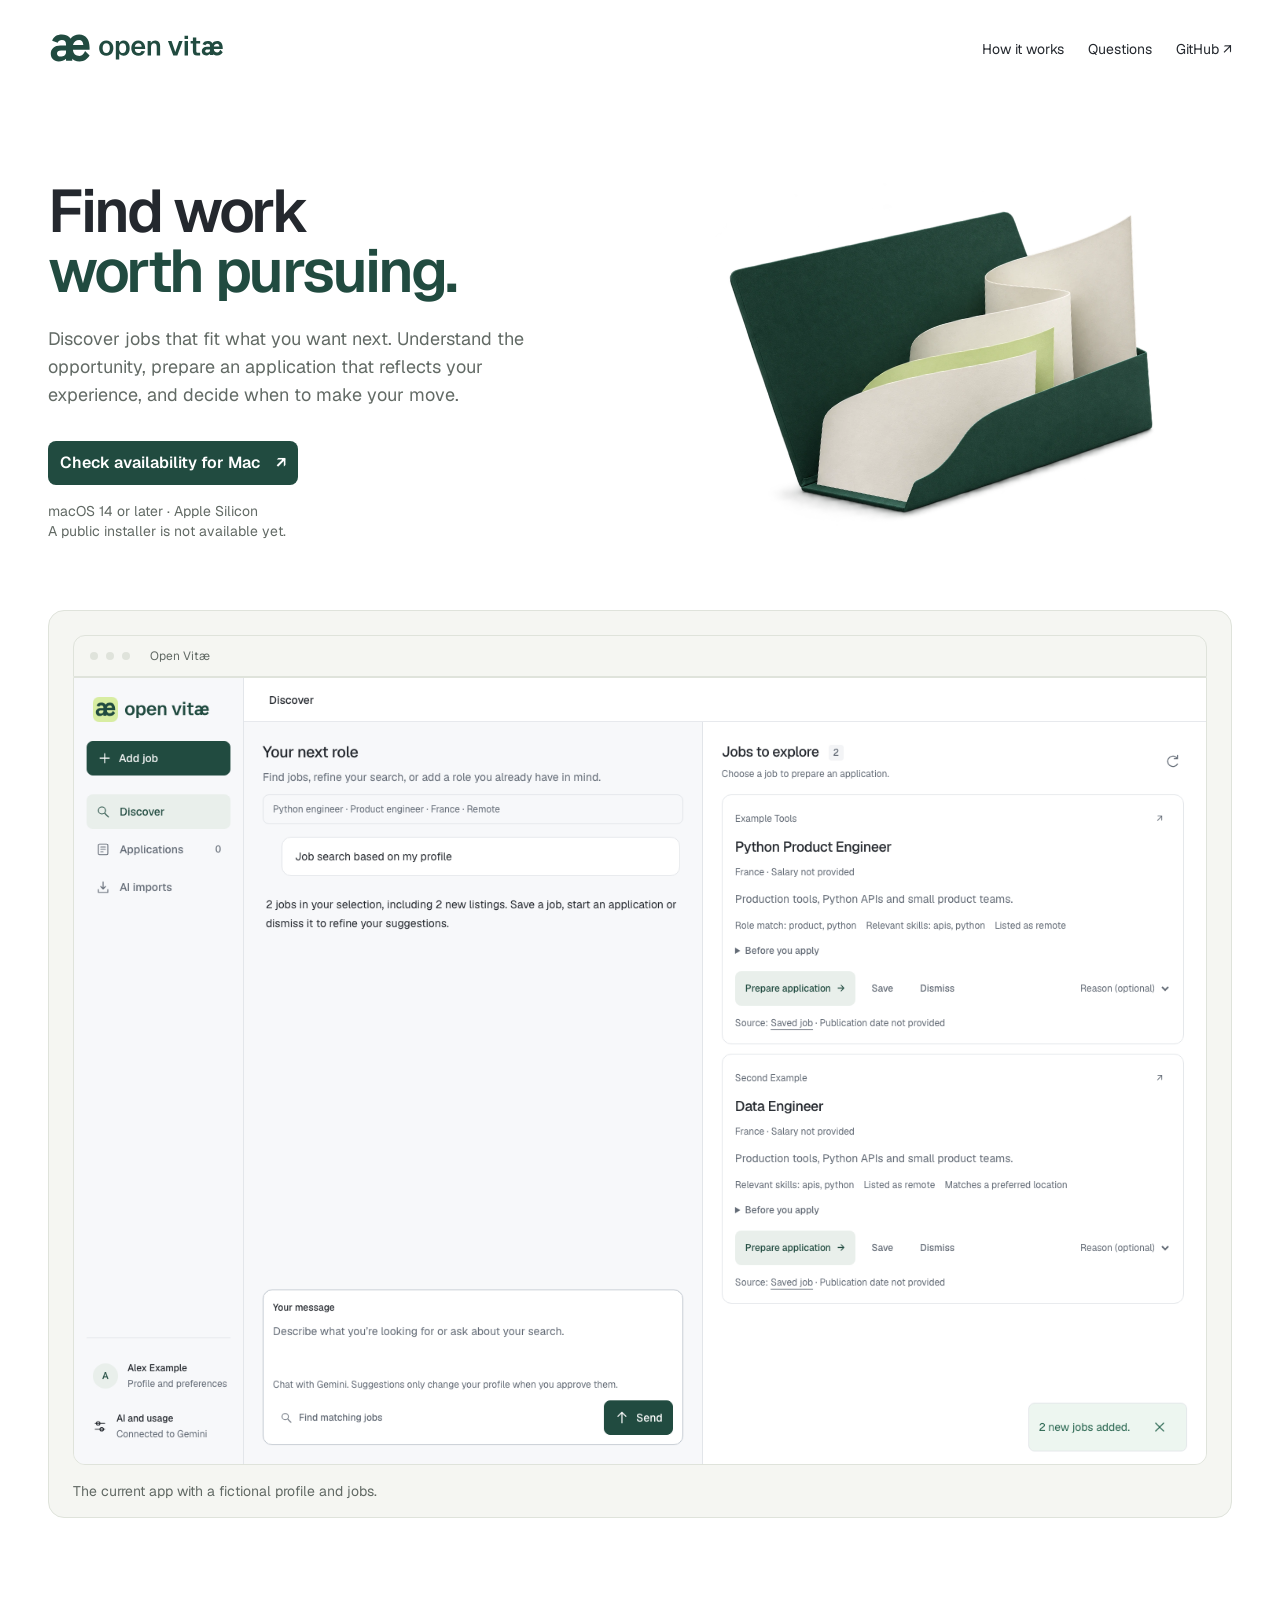
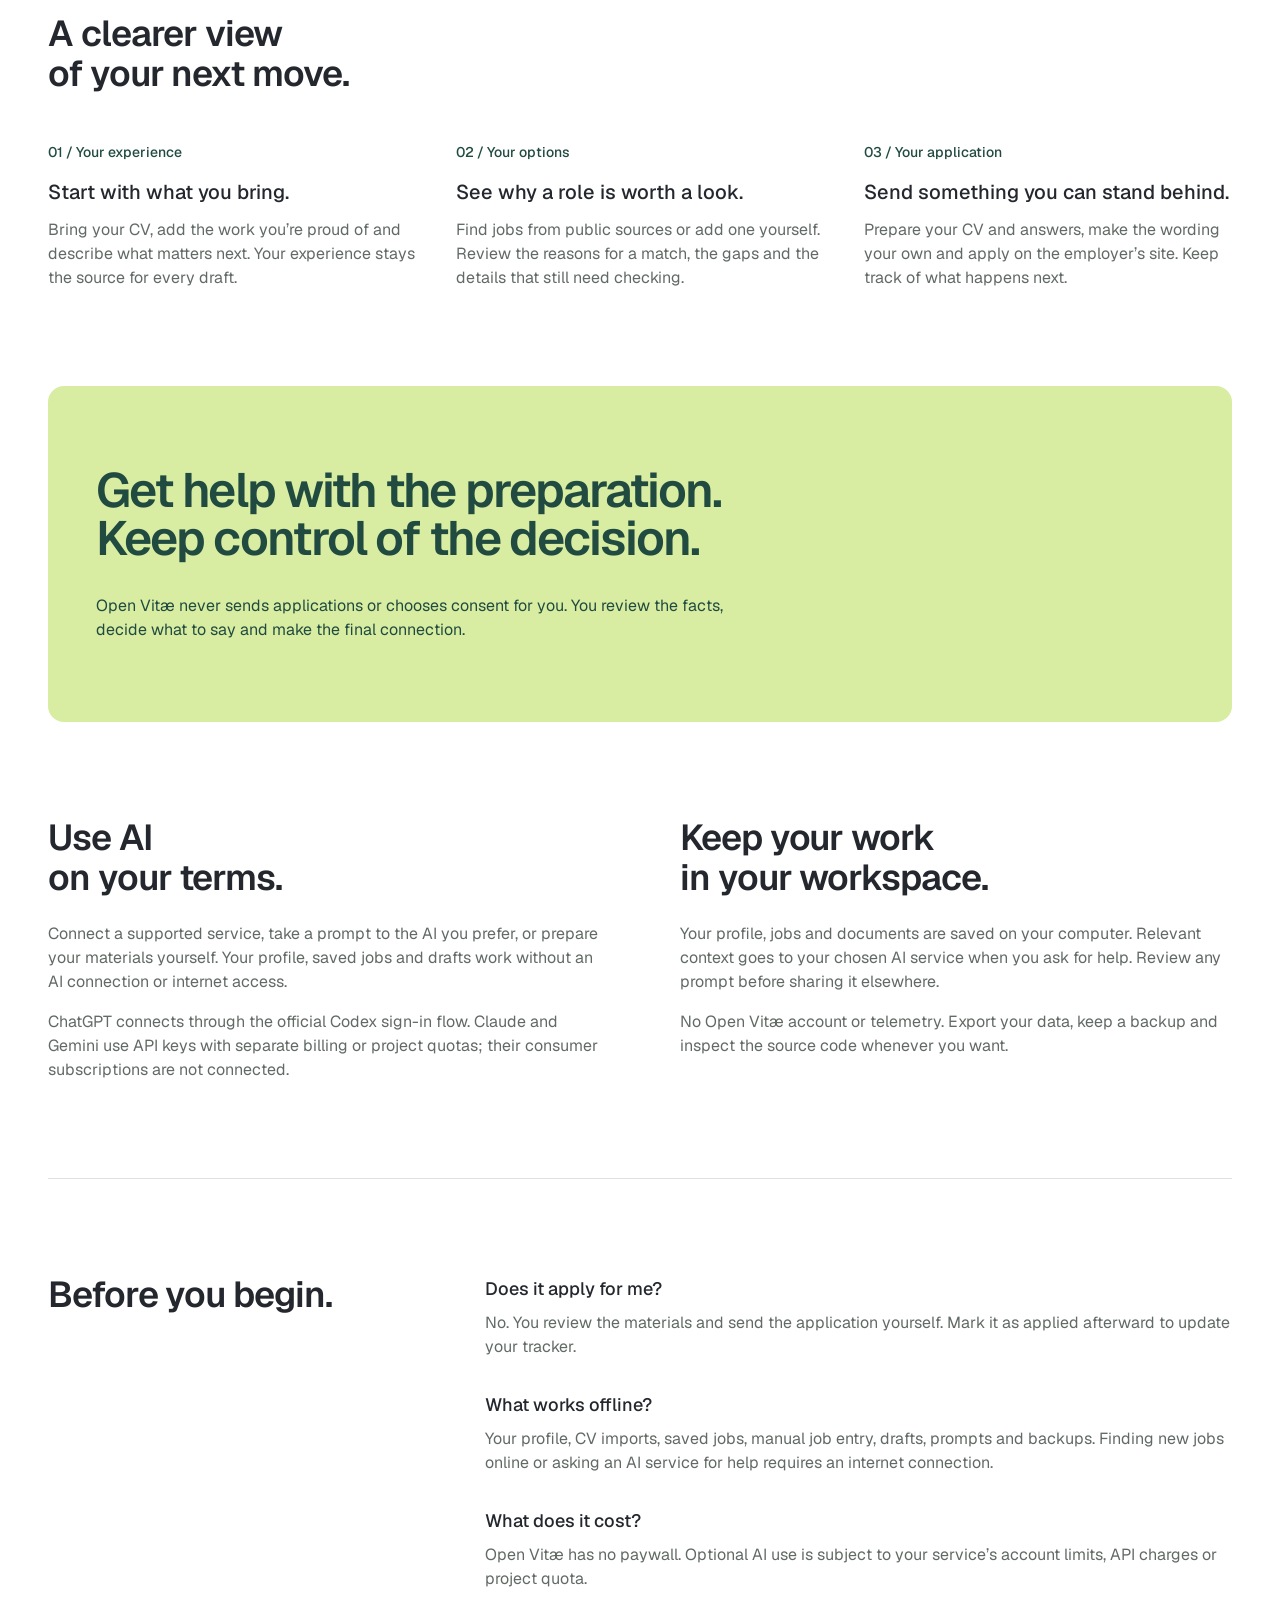
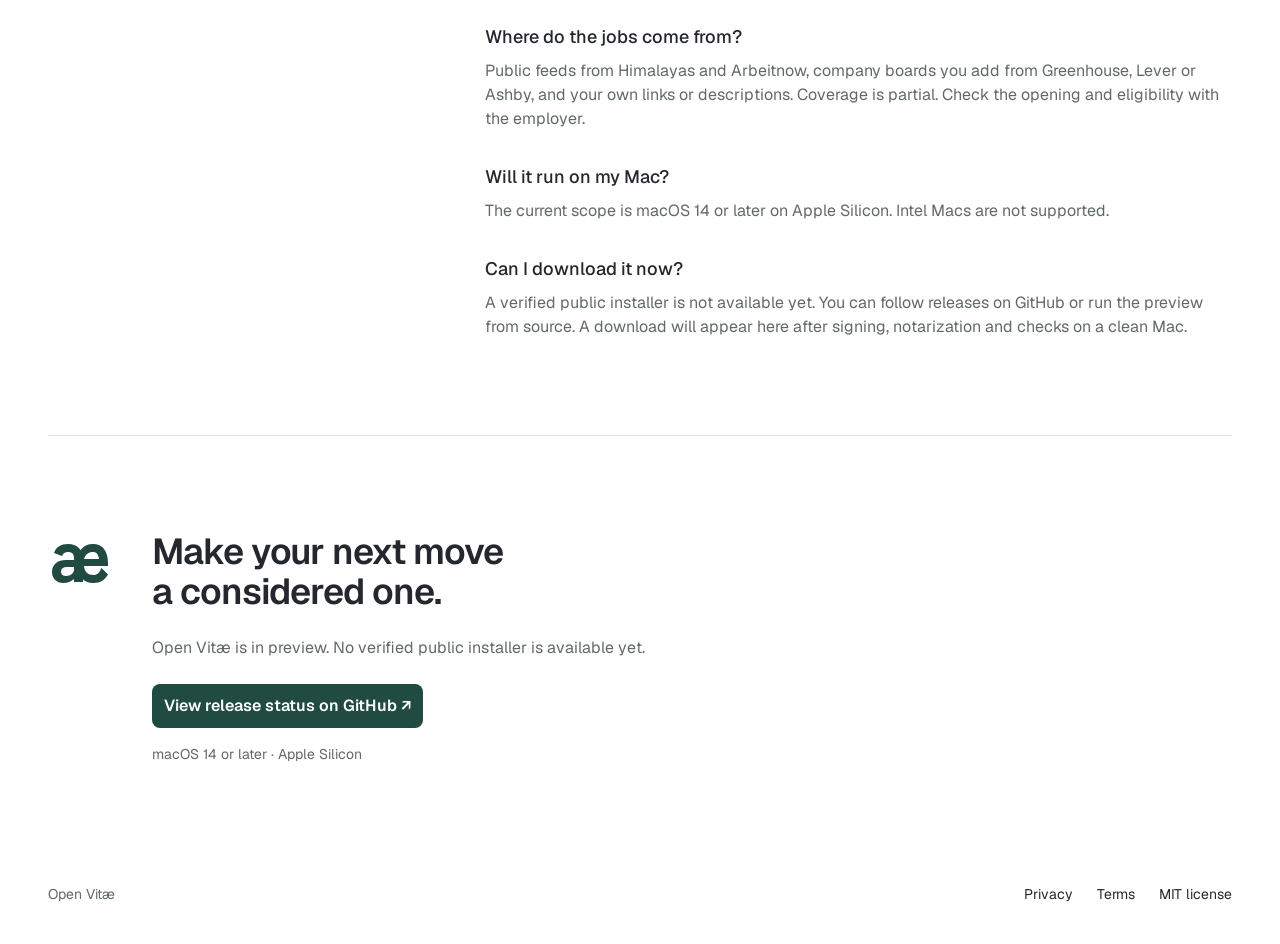
<file: site/index.html>
<!doctype html>
<html lang="en">
<head>
  <meta charset="utf-8"><meta name="viewport" content="width=device-width, initial-scale=1">
  <title data-i18n="site.open_vit_find_work_worth_pursuing">Open Vitæ — Find work worth pursuing.</title>
  <meta name="description" content="Find relevant jobs, understand the companies behind them and prepare applications that reflect your experience. You decide what to send." data-i18n-content="site.find_relevant_jobs_understand_the_companies_behind_them_and">
  <meta name="theme-color" content="#214B40"><meta name="color-scheme" content="light dark">
  <meta property="og:title" content="Open Vitæ — Find work worth pursuing." data-i18n-content="site.open_vit_find_work_worth_pursuing">
  <meta property="og:description" content="A considered job search. Thoughtful applications. The final move is yours." data-i18n-content="site.a_considered_job_search_thoughtful_applications_the_final_move">
  <meta property="og:type" content="website"><meta property="og:locale" content="en_US">
  <link rel="canonical" href="https://open-vitae.mathaamore.xyz/">
  <meta property="og:url" content="https://open-vitae.mathaamore.xyz/">
  <meta property="og:site_name" content="Open Vitæ">
  <meta property="og:image" content="https://open-vitae.mathaamore.xyz/assets/open-vitae-cover.png">
  <meta property="og:image:type" content="image/png"><meta property="og:image:width" content="1200"><meta property="og:image:height" content="630">
  <meta property="og:image:alt" content="Open Vitæ — Find work worth pursuing. Open source, made for Mac, AI optional. A green folio with ivory paper sheets.">
  <meta name="twitter:card" content="summary_large_image">
  <meta name="twitter:title" content="Open Vitæ — Find work worth pursuing.">
  <meta name="twitter:description" content="A considered job search. Thoughtful applications. The final move is yours.">
  <meta name="twitter:image" content="https://open-vitae.mathaamore.xyz/assets/open-vitae-cover.png">
  <meta name="twitter:image:alt" content="Open Vitæ — Find work worth pursuing. Open source, made for Mac, AI optional.">
  <link rel="icon" href="assets/favicon.svg" type="image/svg+xml"><link rel="preload" href="assets/geist-variable.ttf" as="font" type="font/ttf" crossorigin>
  <link rel="stylesheet" href="style.css"><script src="copy.en.js" defer></script><script src="i18n.js" defer></script><script src="main.js" defer></script>
</head>
<body>
  <a class="skip" href="#contenu"><span data-i18n="site.skip_to_content">Skip to content</span></a>
  <header class="navigation"><a href="./" aria-label="Open Vitæ home" data-i18n-aria-label="site.open_vit_home"><img class="logo" src="assets/logo-horizontal.svg" alt="Open Vitæ" width="180" height="44" data-i18n-alt="site.open_vit"></a><nav aria-label="Navigation" data-i18n-aria-label="site.navigation"><a href="#parcours"><span data-i18n="site.how_it_works">How it works</span></a><a href="#questions"><span data-i18n="site.questions">Questions</span></a><a href="https://github.com/Mathaamore/open-vitae"><span data-i18n="site.github">GitHub ↗</span></a></nav></header>
  <main id="contenu">
    <section class="hero" aria-labelledby="titre">
      <div class="hero-content"><div class="hero-copy">
      <h1 id="titre" class="heading-1"><span data-i18n="site.find_work">Find work</span><br><span class="hero-emphasis"><span data-i18n="site.worth_pursuing">worth pursuing.</span></span></h1>
      <p class="body-3 introduction"><span data-i18n="site.discover_jobs_that_fit_what_you_want_next_understand">Discover jobs that fit what you want next. Understand the opportunity, prepare an application that reflects your experience, and decide when to make your move.</span></p>
      <a class="button button-md" href="#telecharger" data-download><span data-i18n="site.check_availability_for_mac">Check availability for Mac</span> <span aria-hidden="true">↗</span></a>
      <p class="caption-2 compatibility"><span data-i18n="site.macos_14_or_later_apple_silicon">macOS 14 or later · Apple Silicon</span><br><span data-i18n="site.a_public_installer_is_not_available_yet">A public installer is not available yet.</span></p>
      </div><figure class="hero-art" aria-hidden="true"><img src="assets/application-folio.webp" alt="" width="1536" height="1024" fetchpriority="high"></figure></div>
      <figure class="product"><div class="window-bar" aria-hidden="true"><span></span><span></span><span></span><p><span data-i18n="site.open_vit">Open Vitæ</span></p></div><img src="assets/workspace.png" alt="Open Vitæ showing suggested jobs, match explanations and a fictional candidate’s application workspace." width="1440" height="1000" fetchpriority="high" data-i18n-alt="site.open_vit_showing_suggested_jobs_match_explanations_and_a"><figcaption class="caption-2"><span data-i18n="site.the_current_app_with_a_fictional_profile_and_jobs">The current app with a fictional profile and jobs.</span></figcaption></figure>
    </section>
    <section class="journey section" id="parcours" aria-labelledby="parcours-titre">
      <div class="section-heading"><h2 id="parcours-titre" class="heading-3"><span data-i18n="site.a_clearer_view">A clearer view</span><br><span data-i18n="site.of_your_next_move">of your next move.</span></h2></div>
      <ol class="steps"><li><span class="step-number caption-1"><span data-i18n="site.01_your_experience">01 / Your experience</span></span><h3 class="title-1"><span data-i18n="site.start_with_what_you_bring">Start with what you bring.</span></h3><p class="body-3"><span data-i18n="site.bring_your_cv_add_the_work_you_re_proud">Bring your CV, add the work you’re proud of and describe what matters next. Your experience stays the source for every draft.</span></p></li><li><span class="step-number caption-1"><span data-i18n="site.02_your_options">02 / Your options</span></span><h3 class="title-1"><span data-i18n="site.see_why_a_role_is_worth_a_look">See why a role is worth a look.</span></h3><p class="body-3"><span data-i18n="site.find_jobs_from_public_sources_or_add_one_yourself">Find jobs from public sources or add one yourself. Review the reasons for a match, the gaps and the details that still need checking.</span></p></li><li><span class="step-number caption-1"><span data-i18n="site.03_your_application">03 / Your application</span></span><h3 class="title-1"><span data-i18n="site.send_something_you_can_stand_behind">Send something you can stand behind.</span></h3><p class="body-3"><span data-i18n="site.prepare_your_cv_and_answers_make_the_wording_your">Prepare your CV and answers, make the wording your own and apply on the employer’s site. Keep track of what happens next.</span></p></li></ol>
    </section>
    <section class="philosophy section" aria-label="You stay in control" data-i18n-aria-label="site.you_stay_in_control"><p class="heading-2 tagline"><span data-i18n="site.get_help_with_the_preparation">Get help with the preparation.</span><br><span data-i18n="site.keep_control_of_the_decision">Keep control of the decision.</span></p><p class="body-3"><span data-i18n="site.open_vit_never_sends_applications_or_chooses_consent_for">Open Vitæ never sends applications or chooses consent for you. You review the facts, decide what to say and make the final connection.</span></p></section>
    <section class="principles section" aria-label="AI and your information" data-i18n-aria-label="site.ai_and_your_information"><article><h2 class="heading-3"><span data-i18n="site.use_ai">Use AI</span><br><span data-i18n="site.on_your_terms">on your terms.</span></h2><p class="body-3"><span data-i18n="site.connect_a_supported_service_take_a_prompt_to_the">Connect a supported service, take a prompt to the AI you prefer, or prepare your materials yourself. Your profile, saved jobs and drafts work without an AI connection or internet access.</span></p><p class="body-3"><span data-i18n="site.chatgpt_connects_through_the_official_codex_sign_in_flow">ChatGPT connects through the official Codex sign-in flow. Claude and Gemini use API keys with separate billing or project quotas; their consumer subscriptions are not connected.</span></p></article><article><h2 class="heading-3"><span data-i18n="site.keep_your_work">Keep your work</span><br><span data-i18n="site.in_your_workspace">in your workspace.</span></h2><p class="body-3"><span data-i18n="site.your_profile_jobs_and_documents_are_saved_on_your">Your profile, jobs and documents are saved on your computer. Relevant context goes to your chosen AI service when you ask for help. Review any prompt before sharing it elsewhere.</span></p><p class="body-3"><span data-i18n="site.no_open_vit_account_or_built_in_telemetry_export">No Open Vitæ account or telemetry. Export your data, keep a backup and inspect the source code whenever you want.</span></p></article></section>
    <section class="faq section" id="questions" aria-labelledby="questions-titre"><div><h2 id="questions-titre" class="heading-3"><span data-i18n="site.before_you_begin">Before you begin.</span></h2></div><dl><dt class="title-2"><span data-i18n="site.does_it_apply_for_me">Does it apply for me?</span></dt><dd class="body-3"><span data-i18n="site.no_you_review_the_materials_and_send_the_application">No. You review the materials and send the application yourself. Mark it as applied afterward to update your tracker.</span></dd><dt class="title-2"><span data-i18n="site.what_works_offline">What works offline?</span></dt><dd class="body-3"><span data-i18n="site.your_profile_cv_imports_saved_jobs_manual_job_entry">Your profile, CV imports, saved jobs, manual job entry, drafts, prompts and backups. Finding new jobs online or asking an AI service for help requires an internet connection.</span></dd><dt class="title-2"><span data-i18n="site.what_does_it_cost">What does it cost?</span></dt><dd class="body-3"><span data-i18n="site.open_vit_has_no_paywall_optional_ai_use_is">Open Vitæ has no paywall. Optional AI use is subject to your service’s account limits, API charges or project quota.</span></dd><dt class="title-2"><span data-i18n="site.where_do_the_jobs_come_from">Where do the jobs come from?</span></dt><dd class="body-3"><span data-i18n="site.public_feeds_from_himalayas_and_arbeitnow_company_boards_you">Public feeds from Himalayas and Arbeitnow, company boards you add from Greenhouse, Lever or Ashby, and your own links or descriptions. Coverage is partial. Check the opening and eligibility with the employer.</span></dd><dt class="title-2"><span data-i18n="site.will_it_run_on_my_mac">Will it run on my Mac?</span></dt><dd class="body-3"><span data-i18n="site.the_current_scope_is_macos_14_or_later_on">The current scope is macOS 14 or later on Apple Silicon. Intel Macs are not supported.</span></dd><dt class="title-2"><span data-i18n="site.can_i_download_it_now">Can I download it now?</span></dt><dd id="availability-answer" class="body-3"><span data-i18n="site.a_verified_public_installer_is_not_available_yet_you">A verified public installer is not available yet. You can follow releases on GitHub or run the preview from source. A download will appear here after signing, notarization and checks on a clean Mac.</span></dd></dl></section>
    <section class="download section" id="telecharger" aria-labelledby="download-title"><img src="assets/logo-symbol.svg" width="64" height="64" alt=""><div><h2 id="download-title" class="heading-3"><span data-i18n="site.make_your_next_move">Make your next move</span><br><span data-i18n="site.a_considered_one">a considered one.</span></h2><p id="release-status" class="body-3" role="status"><span data-i18n="site.open_vit_is_in_preview_no_verified_public_installer">Open Vitæ is in preview. No verified public installer is available yet.</span></p><a id="release-link" class="button button-md" href="https://github.com/Mathaamore/open-vitae/releases"><span data-i18n="site.view_release_status_on_github">View release status on GitHub ↗</span></a><p class="caption-2"><span data-i18n="site.macos_14_or_later_apple_silicon">macOS 14 or later · Apple Silicon</span></p></div></section>
  </main>
  <footer><p class="caption-2"><span data-i18n="site.open_vit">Open Vitæ</span></p><nav aria-label="More information" data-i18n-aria-label="site.more_information"><a href="privacy.html"><span data-i18n="site.privacy">Privacy</span></a><a href="terms.html"><span data-i18n="site.terms">Terms</span></a><a href="https://github.com/Mathaamore/open-vitae/blob/main/LICENSE"><span data-i18n="site.mit_license">MIT license</span></a></nav></footer>
</body></html>
</file>
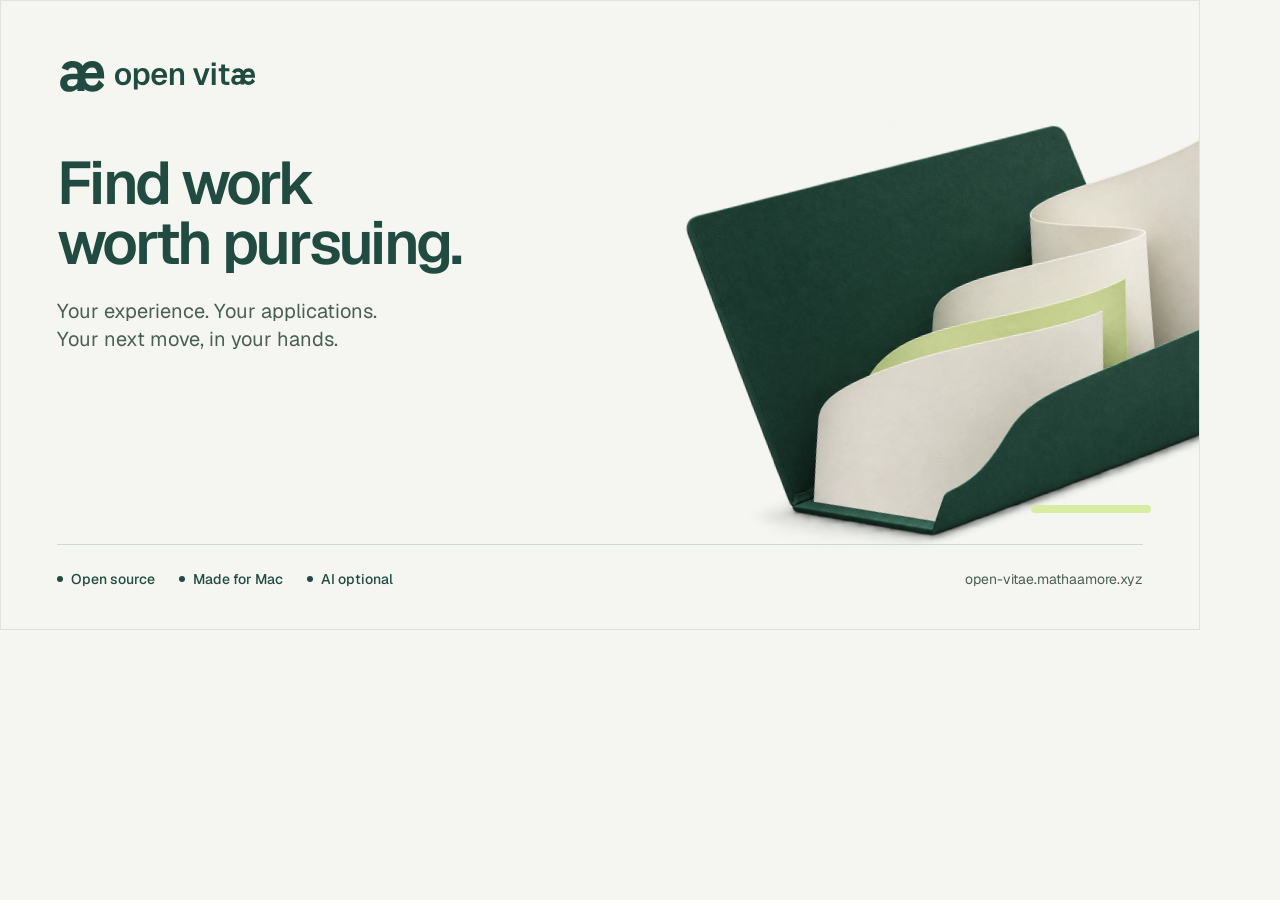
<file: design/brand/open-vitae/visuals/cover.html>
<!doctype html>
<html lang="en">
<head>
<meta charset="utf-8">
<meta name="viewport" content="width=device-width,initial-scale=1">
<title>Open Vitæ project cover</title>
<style>
@font-face{font-family:Geist;src:url('../../../../site/assets/geist-variable.ttf') format('truetype');font-weight:100 900;font-display:block}
*{box-sizing:border-box}html,body{margin:0;width:1200px;height:630px;overflow:hidden}body{font-family:Geist,sans-serif;background:#f5f6f2;color:#214b40}.cover{position:relative;width:1200px;height:630px;overflow:hidden;border:1px solid #dfe3db}.logo{position:absolute;left:56px;top:48px;width:204px;height:auto}.copy{position:absolute;left:56px;top:152px;width:640px;z-index:2}h1{font-size:60px;line-height:60px;font-weight:600;letter-spacing:-.045em;margin:0 0 24px}p{font-size:20px;line-height:28px;max-width:460px;margin:0;color:#4a5e55}.art{position:absolute;width:744px;height:496px;object-fit:contain;right:-168px;top:80px;transform:rotate(-8deg)}.base{position:absolute;left:56px;right:56px;bottom:40px;display:flex;justify-content:space-between;align-items:center;border-top:1px solid #cfd9cd;padding-top:24px;font-size:14px;line-height:20px;font-weight:500}.traits{display:flex;gap:24px}.trait{display:flex;gap:8px;align-items:center}.trait:before{content:'';width:6px;height:6px;background:#214b40;border-radius:50%}.address{font-weight:400;color:#4a5e55}.accent{position:absolute;bottom:116px;right:48px;width:120px;height:8px;background:#d8eda2;border-radius:4px}
</style>
</head>
<body>
<main class="cover">
<img class="logo" src="../../../../site/assets/logo-horizontal.svg" alt="Open Vitæ">
<div class="copy"><h1>Find work<br>worth pursuing.</h1><p>Your experience. Your applications.<br>Your next move, in your hands.</p></div>
<img class="art" src="../../../../site/assets/application-folio.webp" alt="A green folio with sculptural paper sheets">
<div class="accent"></div>
<footer class="base"><div class="traits"><span class="trait">Open source</span><span class="trait">Made for Mac</span><span class="trait">AI optional</span></div><span class="address">open-vitae.mathaamore.xyz</span></footer>
</main>
</body>
</html>
</file>
<file: site/style.css>
@font-face{font-family:Geist;src:url('assets/geist-variable.ttf') format('truetype');font-weight:100 900;font-display:swap}
:root{color-scheme:light dark;--paper:#fff;--surface:#f5f6f2;--ink:#24282e;--muted:#626a65;--green:#214b40;--pear:#d8eda2;--line:#dfe3db;--curve:cubic-bezier(.22,1,.36,1)}
*{box-sizing:border-box}html{scroll-behavior:smooth;scroll-padding-top:96px}body{margin:0;font:400 16px/24px Geist,sans-serif;background:var(--paper);color:var(--ink)}h1,h2,h3,p,figure{margin:0}h1,h2,h3{text-wrap:balance}p,li,dd{text-wrap:pretty}a{color:inherit;text-underline-offset:4px}a:hover{color:var(--green)}a:focus-visible{outline:3px solid var(--green);outline-offset:4px}img{max-width:100%;height:auto}p{color:var(--muted)}.heading-1{font-size:60px;line-height:60px;font-weight:600;letter-spacing:-.04em}.heading-2{font-size:48px;line-height:48px;font-weight:600;letter-spacing:-.04em}.heading-3{font-size:36px;line-height:40px;font-weight:600;letter-spacing:-.03em}.title-1{font-size:20px;line-height:28px;font-weight:500}.title-2{font-size:18px;line-height:28px;font-weight:500}.body-3{font-size:16px;line-height:24px;font-weight:400}.caption-1{font-size:14px;line-height:20px;font-weight:500}.caption-2{font-size:14px;line-height:20px;font-weight:400}.button-md{font-size:16px;line-height:24px;font-weight:600}.navigation,main,footer{width:calc(100% - 96px);max-width:1200px;margin:auto}.navigation{display:flex;align-items:center;justify-content:space-between;gap:24px;padding:24px 0}.logo{display:block;width:180px}nav{display:flex;gap:24px;font-size:14px;line-height:20px}nav a{text-decoration:none}.skip{position:absolute;left:16px;top:-96px;padding:12px;background:var(--pear);color:#214b40;z-index:2}.skip:focus{top:16px}.hero{padding:80px 0 0}.eyebrow{color:var(--green);margin-bottom:24px}.eyebrow>span{display:inline-grid;place-items:center;width:24px;height:24px;margin-right:8px;background:var(--pear);color:#214b40;border-radius:4px}.hero h1{max-width:680px}.hero h1>span{color:inherit}.hero h1>.hero-emphasis{color:var(--green)}.introduction{max-width:640px;margin:24px 0 32px;font-size:18px;line-height:28px}.button{display:inline-flex;align-items:center;justify-content:center;gap:16px;min-height:44px;border-radius:8px;padding:8px 12px;background:var(--green);color:var(--paper);text-decoration:none;transition:transform .5s var(--curve),background .3s var(--curve)}.button:hover{background:var(--ink);color:var(--paper);transform:translateY(-2px)}.button:active{transform:translateY(1px)}.compatibility{margin-top:16px}.product{margin-top:64px}.window-bar{display:flex;align-items:center;gap:8px;padding:12px 16px;background:var(--surface);border:1px solid var(--line);border-radius:12px 12px 0 0}.window-bar>span{width:8px;height:8px;border-radius:50%;background:var(--line)}.window-bar>p{font-size:12px;line-height:16px;margin-left:12px}.product>img{display:block;width:100%;border:1px solid var(--line);border-radius:0 0 12px 12px}.product figcaption{padding:12px 0;color:var(--muted)}.section{padding:96px 0}.section-heading{margin-bottom:48px}.steps{display:grid;grid-template-columns:repeat(3,1fr);gap:40px;padding:0;margin:0;list-style:none}.step-number{display:block;color:var(--green);margin-bottom:16px}.steps h3{margin-bottom:12px}.philosophy{padding:80px 48px;background:var(--pear);border-radius:16px;color:#214b40}.philosophy .eyebrow,.philosophy p{color:inherit}.philosophy .tagline{max-width:800px}.philosophy>.body-3{max-width:640px;margin-top:32px}.tagline span{opacity:.35;transition:opacity .5s var(--curve)}.tagline span.visible{opacity:1}.principles{display:grid;grid-template-columns:1fr 1fr;gap:80px}.principles h2{margin-bottom:24px}.principles .body-3+.body-3{margin-top:16px}.faq{display:grid;grid-template-columns:1fr 2fr;gap:64px;border-top:1px solid var(--line)}dl{margin:0}dt{margin-bottom:8px}dd{margin:0 0 32px;color:var(--muted)}dd:last-child{margin-bottom:0}.download{display:flex;align-items:flex-start;gap:40px;border-top:1px solid var(--line)}.download .body-3{max-width:640px;margin:24px 0}.download .caption-2{margin-top:16px}footer{display:flex;flex-wrap:wrap;justify-content:space-between;gap:24px;padding:24px 0 40px}.legal{max-width:760px;min-height:70vh;padding:64px 0}.legal h1{margin-bottom:32px}.legal h2{margin:32px 0 12px}.legal p+p{margin-top:16px}
@media(prefers-color-scheme:dark){:root{--paper:#181818;--surface:#1f1f1f;--ink:#f5f6f2;--muted:#b3bcb7;--line:#313131;--green:#d8eda2}.logo{filter:brightness(0) invert(1)}.philosophy{background:#131209;color:#d8eda2}.button{color:#181818}.button:hover{color:#181818}.download>img{filter:brightness(0) invert(1)}}
@media(max-width:800px){.navigation,main,footer{width:calc(100% - 48px)}.navigation nav a:not(:last-child){display:none}.hero{padding-top:48px}.heading-1{font-size:48px;line-height:48px}.heading-2,.heading-3{font-size:30px;line-height:36px}.steps{grid-template-columns:1fr;gap:32px}.section{padding:64px 0}.philosophy{padding:40px 24px}.principles{grid-template-columns:1fr;gap:48px}.faq{grid-template-columns:1fr;gap:32px}.download{gap:24px}.download>img{width:40px}.product{margin-top:48px}.logo{width:144px}.navigation nav{gap:12px}}
@media(max-width:420px){.heading-1{font-size:36px;line-height:40px}.hero{padding-top:32px}.download{display:block}.download>img{margin-bottom:24px}.compatibility{max-width:260px}.window-bar p{font-size:12px;line-height:16px}}
@media(prefers-reduced-motion:reduce){html{scroll-behavior:auto}*,*:before,*:after{animation:none!important;transition:none!important}.tagline span{opacity:1}.button:hover{transform:none}}

.tagline [data-i18n]{opacity:1}

/* The editorial illustration complements the real application shown below. */
.hero-content{display:grid;grid-template-columns:1.1fr 1fr;align-items:center;gap:24px}.hero-copy{position:relative;z-index:1}.hero-art{min-width:0;display:flex;align-items:center;justify-content:center}.hero-art img{display:block;width:100%;transform:rotate(-6deg)}.hero .introduction{max-width:520px}.product{padding:24px 24px 0;background:var(--surface);border:1px solid var(--line);border-radius:16px}.product figcaption{padding:16px 0}
@media(max-width:1000px){.hero-content{grid-template-columns:1fr}.hero-art{max-width:560px;justify-self:center}.hero-art img{max-height:320px;object-fit:contain}.hero .introduction{max-width:640px}.product{margin-top:32px}}
@media(max-width:420px){.hero-art img{max-height:240px}.product{padding:12px 12px 0}.product figcaption{padding:12px 0}}
</file>
